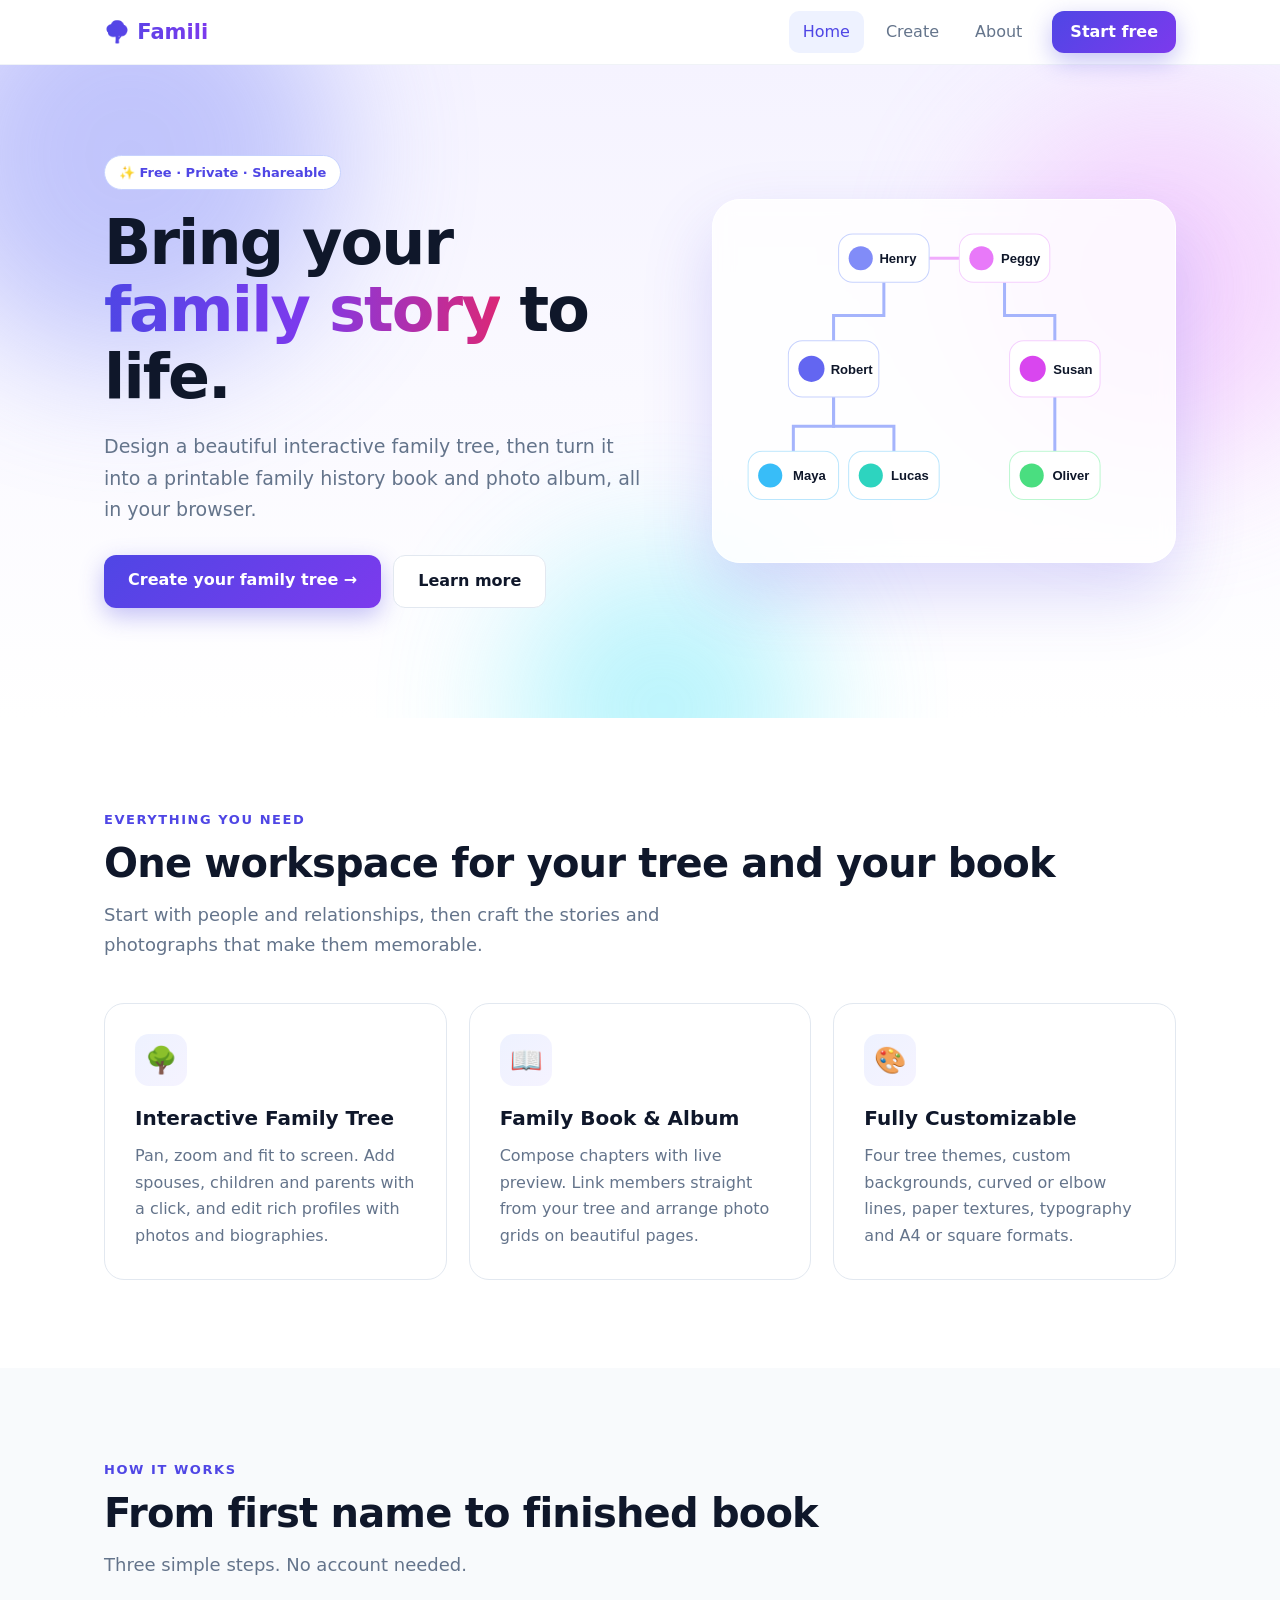
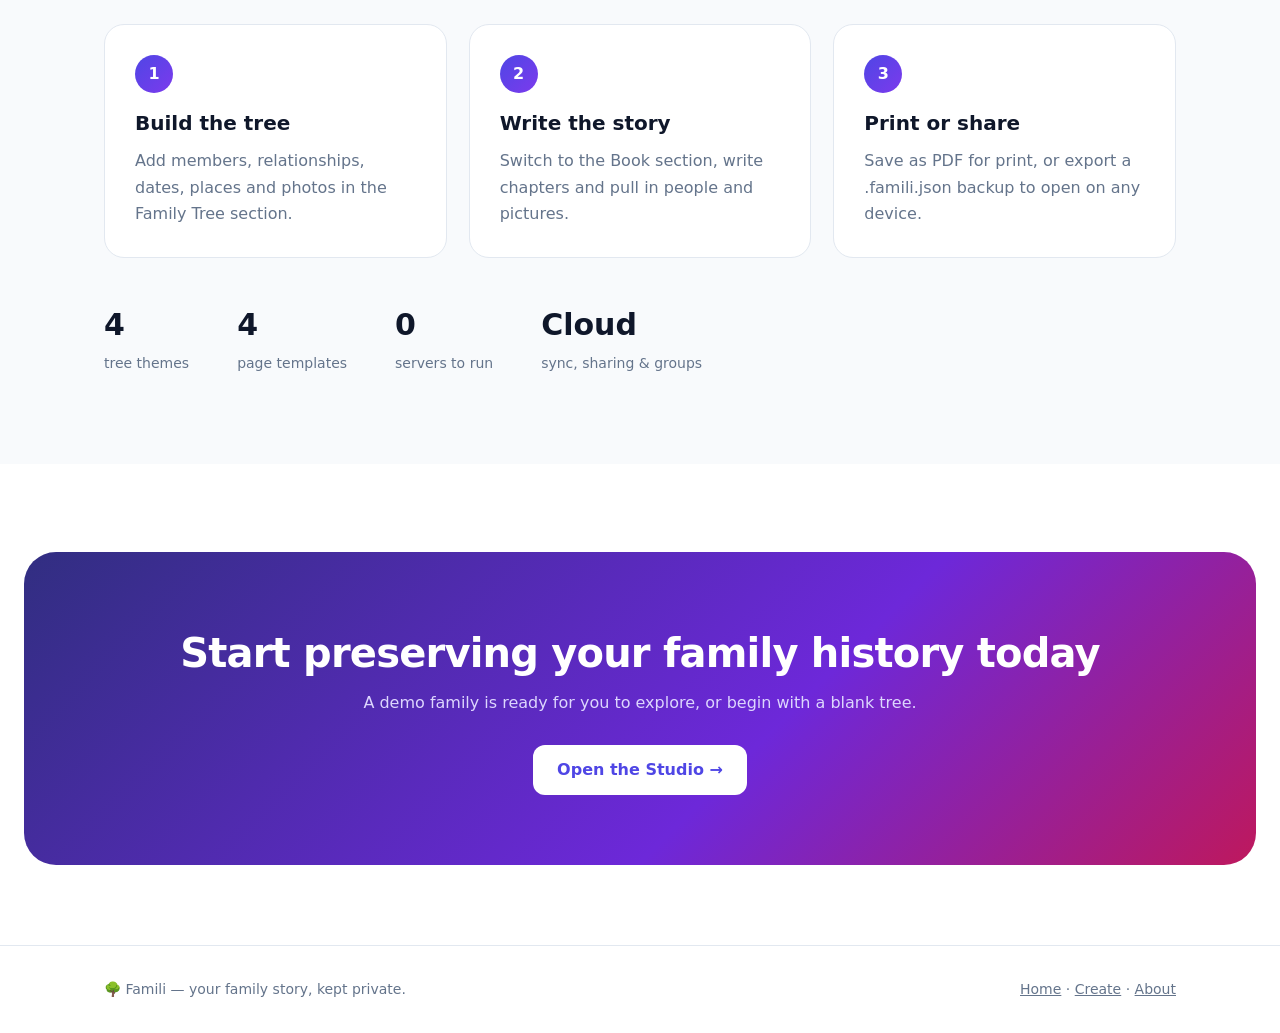
<file: index.html>
<!DOCTYPE html><html lang="en"><head><meta charset="utf-8"><meta name="viewport" content="width=device-width,initial-scale=1"><link rel="icon" href="data:image/svg+xml,%3Csvg xmlns=%27http://www.w3.org/2000/svg%27 viewBox=%270 0 100 100%27%3E%3Ctext y=%27.9em%27 font-size=%2790%27%3E🌳%3C/text%3E%3C/svg%3E"><link rel="stylesheet" href="./site.css"><title>Famili — Build your family tree & family book</title></head><body>
<nav class="site"><div class="wrap"><a class="logo" href="./index.html">🌳 Famili</a><a class="l on" href="./index.html">Home</a><a class="l" href="./create.html">Create</a><a class="l" href="./about.html">About</a><a class="btn p" style="padding:8px 18px;margin-left:8px" href="./create.html">Start free</a></div></nav>
<header class="hero"><i class="blob b1"></i><i class="blob b2"></i><i class="blob b3"></i>
<div class="wrap"><div>
<span class="pill">✨ Free · Private · Shareable</span>
<h1>Bring your <span class="grad">family story</span> to life.</h1>
<p class="lead">Design a beautiful interactive family tree, then turn it into a printable family history book and photo album, all in your browser.</p>
<div class="cta"><a class="btn p" href="./create.html">Create your family tree →</a><a class="btn" href="./about.html">Learn more</a></div>
</div>
<div class="vis"><svg viewBox="0 0 420 320" aria-label="Animated family tree illustration">
<path class="ln" d="M150 62V95H100V120"/><path class="ln" d="M270 62V95H320V120"/><path class="ln" style="animation-delay:1.3s" d="M100 176V205H60V230"/><path class="ln" style="animation-delay:1.3s" d="M100 176V205H160V230"/><path class="ln" style="animation-delay:1.5s" d="M320 176V230"/><path class="ln" style="stroke:#f0abfc" d="M195 38H225"/>
<g font-family="Inter,sans-serif" font-size="13" font-weight="600" text-anchor="middle">
<g class="nd" style="animation-delay:.2s"><rect x="105" y="14" width="90" height="48" rx="14" fill="#fff" stroke="#c7d2fe"/><circle cx="127" cy="38" r="12" fill="#818cf8"/><text x="164" y="43" fill="#0f172a">Henry</text></g>
<g class="nd" style="animation-delay:.3s"><rect x="225" y="14" width="90" height="48" rx="14" fill="#fff" stroke="#f5d0fe"/><circle cx="247" cy="38" r="12" fill="#e879f9"/><text x="286" y="43" fill="#0f172a">Peggy</text></g>
<g class="nd" style="animation-delay:.6s"><rect x="55" y="120" width="90" height="56" rx="14" fill="#fff" stroke="#c7d2fe"/><circle cx="78" cy="148" r="13" fill="#6366f1"/><text x="118" y="153" fill="#0f172a">Robert</text></g>
<g class="nd" style="animation-delay:.7s"><rect x="275" y="120" width="90" height="56" rx="14" fill="#fff" stroke="#f5d0fe"/><circle cx="298" cy="148" r="13" fill="#d946ef"/><text x="338" y="153" fill="#0f172a">Susan</text></g>
<g class="nd" style="animation-delay:1s"><rect x="15" y="230" width="90" height="48" rx="14" fill="#fff" stroke="#bae6fd"/><circle cx="37" cy="254" r="12" fill="#38bdf8"/><text x="76" y="259" fill="#0f172a">Maya</text></g>
<g class="nd" style="animation-delay:1.1s"><rect x="115" y="230" width="90" height="48" rx="14" fill="#fff" stroke="#bae6fd"/><circle cx="137" cy="254" r="12" fill="#2dd4bf"/><text x="176" y="259" fill="#0f172a">Lucas</text></g>
<g class="nd" style="animation-delay:1.2s"><rect x="275" y="230" width="90" height="48" rx="14" fill="#fff" stroke="#bbf7d0"/><circle cx="297" cy="254" r="12" fill="#4ade80"/><text x="336" y="259" fill="#0f172a">Oliver</text></g></g></svg></div>
</div></header>
<section><div class="wrap"><div class="rv"><span class="eyebrow">Everything you need</span><h2>One workspace for your tree and your book</h2><p class="sub">Start with people and relationships, then craft the stories and photographs that make them memorable.</p></div>
<div class="grid3">
<div class="card rv"><div class="ico">🌳</div><h3>Interactive Family Tree</h3><p>Pan, zoom and fit to screen. Add spouses, children and parents with a click, and edit rich profiles with photos and biographies.</p></div>
<div class="card rv d1"><div class="ico">📖</div><h3>Family Book &amp; Album</h3><p>Compose chapters with live preview. Link members straight from your tree and arrange photo grids on beautiful pages.</p></div>
<div class="card rv d2"><div class="ico">🎨</div><h3>Fully Customizable</h3><p>Four tree themes, custom backgrounds, curved or elbow lines, paper textures, typography and A4 or square formats.</p></div>
</div></div></section>
<section class="alt"><div class="wrap"><div class="rv"><span class="eyebrow">How it works</span><h2>From first name to finished book</h2><p class="sub">Three simple steps. No account needed.</p></div>
<div class="grid3">
<div class="card step rv"><b>1</b><h3>Build the tree</h3><p>Add members, relationships, dates, places and photos in the Family Tree section.</p></div>
<div class="card step rv d1"><b>2</b><h3>Write the story</h3><p>Switch to the Book section, write chapters and pull in people and pictures.</p></div>
<div class="card step rv d2"><b>3</b><h3>Print or share</h3><p>Save as PDF for print, or export a .famili.json backup to open on any device.</p></div></div>
<div class="stats rv"><div><b>4</b><span>tree themes</span></div><div><b>4</b><span>page templates</span></div><div><b>0</b><span>servers to run</span></div><div><b>Cloud</b><span>sync, sharing &amp; groups</span></div></div>
</div></section>
<section style="padding-bottom:0"><div class="band rv"><h2>Start preserving your family history today</h2><p>A demo family is ready for you to explore, or begin with a blank tree.</p><a class="btn" href="./create.html">Open the Studio →</a></div></section>
<footer><div class="wrap"><span>🌳 Famili — your family story, kept private.</span><span><a href="./index.html">Home</a> · <a href="./create.html">Create</a> · <a href="./about.html">About</a></span></div></footer><script src="./site.js"></script></body></html>
</file>
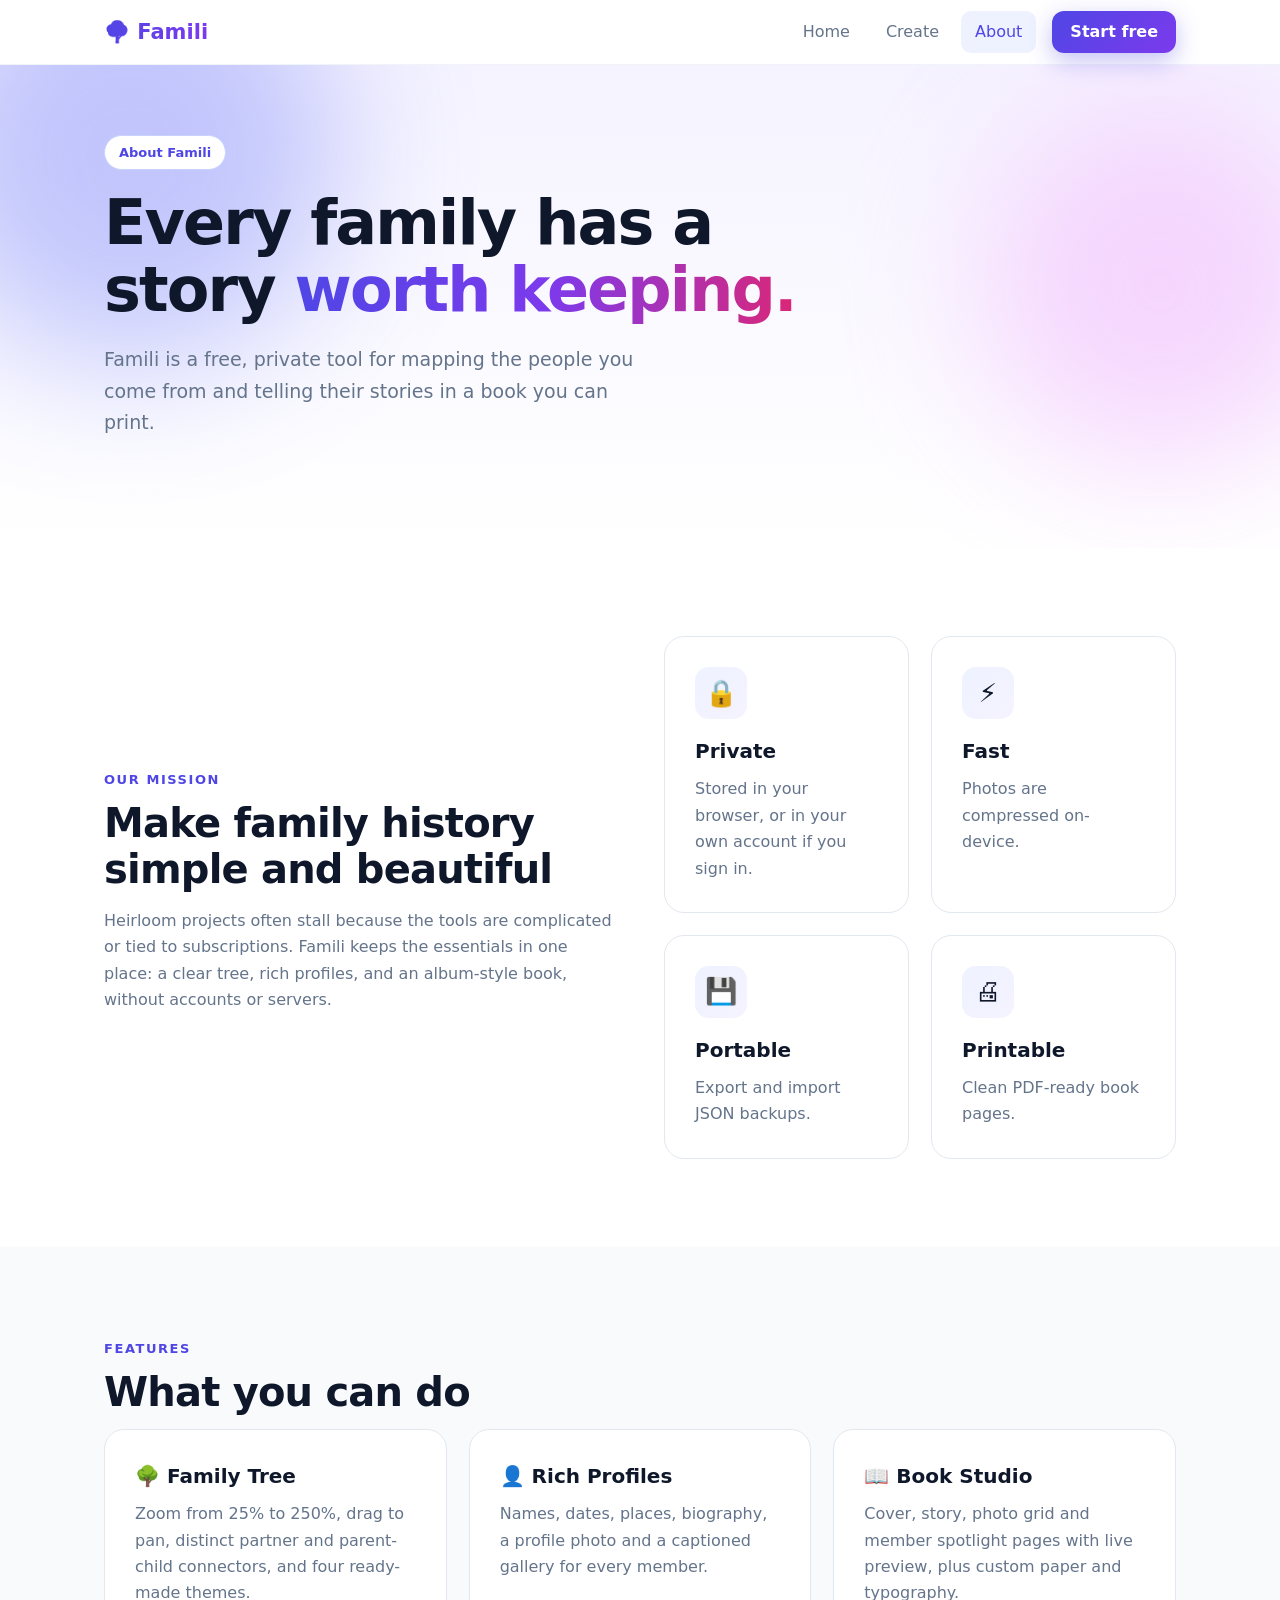
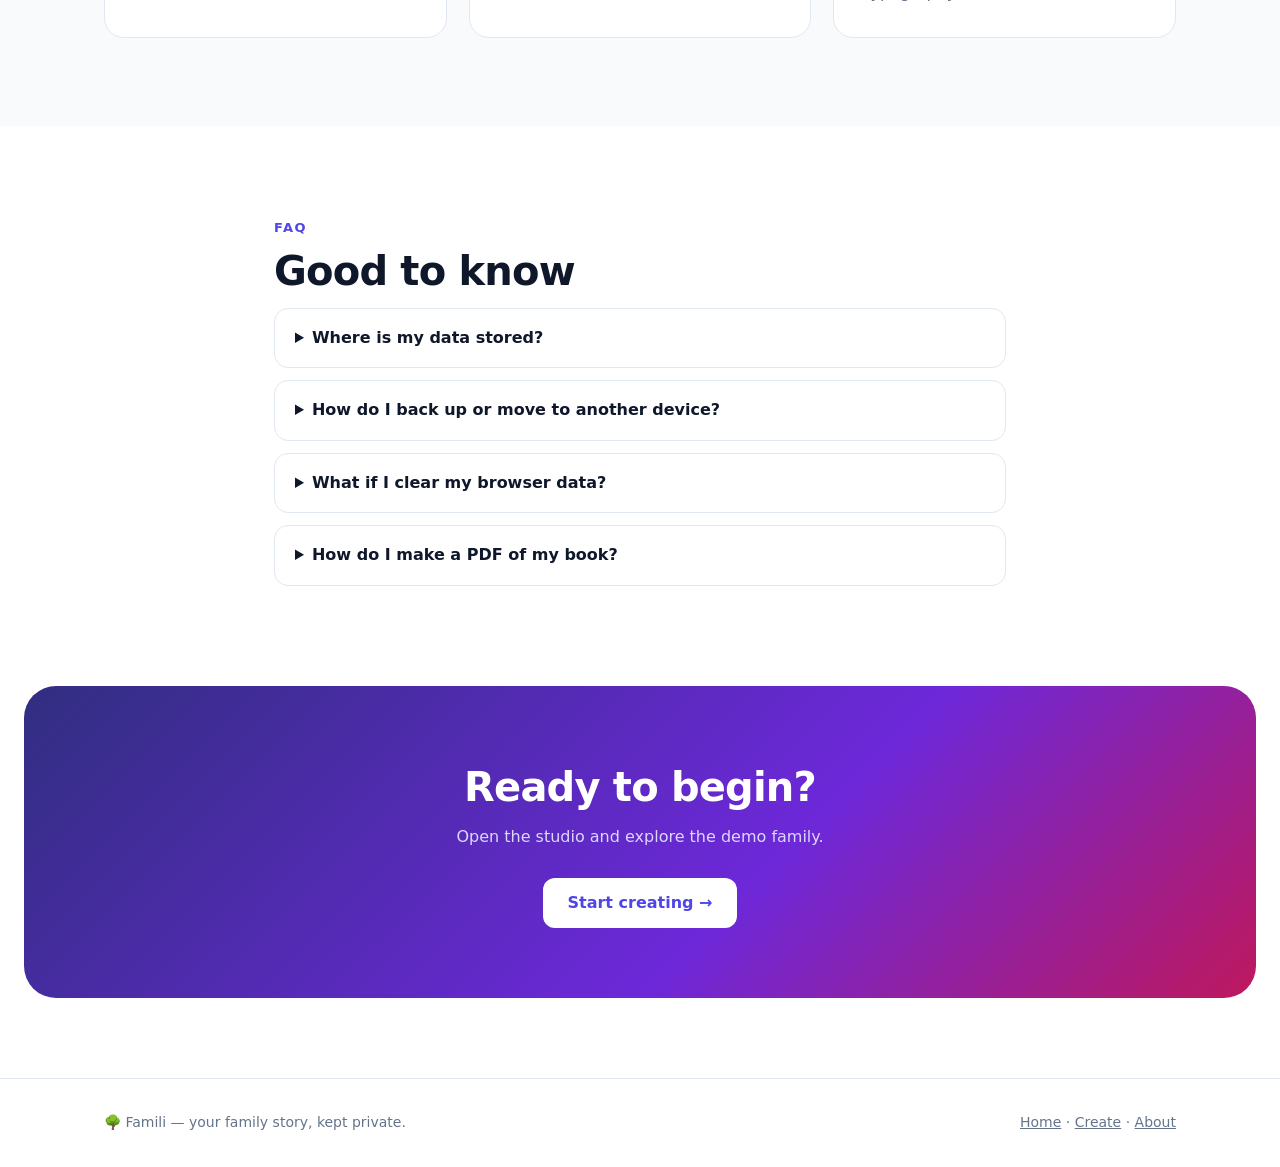
<file: about.html>
<!DOCTYPE html><html lang="en"><head><meta charset="utf-8"><meta name="viewport" content="width=device-width,initial-scale=1"><link rel="icon" href="data:image/svg+xml,%3Csvg xmlns=%27http://www.w3.org/2000/svg%27 viewBox=%270 0 100 100%27%3E%3Ctext y=%27.9em%27 font-size=%2790%27%3E🌳%3C/text%3E%3C/svg%3E"><link rel="stylesheet" href="./site.css"><title>About — Famili</title></head><body>
<nav class="site"><div class="wrap"><a class="logo" href="./index.html">🌳 Famili</a><a class="l" href="./index.html">Home</a><a class="l" href="./create.html">Create</a><a class="l on" href="./about.html">About</a><a class="btn p" style="padding:8px 18px;margin-left:8px" href="./create.html">Start free</a></div></nav>
<header class="hero" style="padding:70px 0 80px"><i class="blob b1"></i><i class="blob b2"></i>
<div class="wrap" style="grid-template-columns:1fr"><div style="max-width:760px"><span class="pill">About Famili</span>
<h1>Every family has a story <span class="grad">worth keeping.</span></h1>
<p class="lead">Famili is a free, private tool for mapping the people you come from and telling their stories in a book you can print.</p></div></div></header>
<section><div class="wrap two"><div class="rv"><span class="eyebrow">Our mission</span><h2>Make family history simple and beautiful</h2>
<p style="color:var(--mute)">Heirloom projects often stall because the tools are complicated or tied to subscriptions. Famili keeps the essentials in one place: a clear tree, rich profiles, and an album-style book, without accounts or servers.</p></div>
<div class="grid3 rv d1" style="grid-template-columns:1fr 1fr"><div class="card"><div class="ico">🔒</div><h3>Private</h3><p>Stored in your browser, or in your own account if you sign in.</p></div><div class="card"><div class="ico">⚡</div><h3>Fast</h3><p>Photos are compressed on-device.</p></div><div class="card"><div class="ico">💾</div><h3>Portable</h3><p>Export and import JSON backups.</p></div><div class="card"><div class="ico">🖨</div><h3>Printable</h3><p>Clean PDF-ready book pages.</p></div></div></div></section>
<section class="alt"><div class="wrap"><div class="rv"><span class="eyebrow">Features</span><h2>What you can do</h2></div>
<div class="grid3"><div class="card rv"><h3>🌳 Family Tree</h3><p>Zoom from 25% to 250%, drag to pan, distinct partner and parent-child connectors, and four ready-made themes.</p></div>
<div class="card rv d1"><h3>👤 Rich Profiles</h3><p>Names, dates, places, biography, a profile photo and a captioned gallery for every member.</p></div>
<div class="card rv d2"><h3>📖 Book Studio</h3><p>Cover, story, photo grid and member spotlight pages with live preview, plus custom paper and typography.</p></div></div></div></section>
<section><div class="wrap" style="max-width:780px"><div class="rv"><span class="eyebrow">FAQ</span><h2>Good to know</h2></div>
<details class="rv"><summary>Where is my data stored?</summary><p>As a guest, in your own browser (localStorage and IndexedDB). If you sign in, projects you save to the cloud are stored in your account and visible only to you and the people or groups you share them with.</p></details>
<details class="rv"><summary>How do I back up or move to another device?</summary><p>Sign in and save to the cloud, or open Create and use Export JSON to download a .famili.json file, then Import JSON on the other device.</p></details>
<details class="rv"><summary>What if I clear my browser data?</summary><p>The local copy is erased, so export a backup regularly to stay safe.</p></details>
<details class="rv"><summary>How do I make a PDF of my book?</summary><p>In the Book section press Print / Save as PDF and choose "Save as PDF" as the destination.</p></details></div></section>
<section style="padding-top:0;padding-bottom:0"><div class="band rv"><h2>Ready to begin?</h2><p>Open the studio and explore the demo family.</p><a class="btn" href="./create.html">Start creating →</a></div></section>
<footer><div class="wrap"><span>🌳 Famili — your family story, kept private.</span><span><a href="./index.html">Home</a> · <a href="./create.html">Create</a> · <a href="./about.html">About</a></span></div></footer><script src="./site.js"></script></body></html>
</file>
<file: site.css>
:root{--brand:#4f46e5;--brand2:#7c3aed;--ink:#0f172a;--mute:#64748b;--bd:#e2e8f0;--ease:cubic-bezier(.22,1,.36,1)}
*{box-sizing:border-box}html{scroll-behavior:smooth}
body{margin:0;font:16px/1.65 Inter,'Segoe UI',system-ui,-apple-system,sans-serif;color:var(--ink);background:#fff;overflow-x:hidden}
a{color:inherit}
.wrap{max-width:1120px;margin:0 auto;padding:0 24px}
nav.site{position:sticky;top:0;z-index:50;background:#ffffffcc;backdrop-filter:saturate(1.6) blur(14px);border-bottom:1px solid #e2e8f080}
nav.site .wrap{display:flex;align-items:center;height:64px;gap:8px}
.logo{font-weight:800;font-size:21px;text-decoration:none;background:linear-gradient(90deg,var(--brand),var(--brand2));-webkit-background-clip:text;background-clip:text;color:transparent;margin-right:auto}
nav.site a.l{padding:8px 14px;border-radius:10px;text-decoration:none;color:var(--mute);font-weight:500;transition:.2s}
nav.site a.l:hover{color:var(--ink);background:#f1f5f9}nav.site a.l.on{color:var(--brand);background:#eef2ff}
.btn{display:inline-block;padding:12px 24px;border-radius:12px;font-weight:600;text-decoration:none;transition:all .3s var(--ease);border:1px solid var(--bd);background:#fff}
.btn:hover{transform:translateY(-2px);box-shadow:0 8px 20px #0f172a1a}
.btn.p{background:linear-gradient(135deg,var(--brand),var(--brand2));color:#fff;border:0;box-shadow:0 8px 24px #4f46e555}
.btn.p:hover{box-shadow:0 12px 30px #4f46e588}
.hero{position:relative;padding:90px 0 110px;overflow:hidden;background:linear-gradient(180deg,#f5f3ff,#fff)}
.blob{position:absolute;border-radius:50%;filter:blur(70px);opacity:.45;animation:float 12s ease-in-out infinite}
.b1{width:420px;height:420px;background:#818cf8;top:-120px;left:-80px}.b2{width:360px;height:360px;background:#f0abfc;right:-60px;top:40px;animation-delay:-4s}.b3{width:300px;height:300px;background:#67e8f9;bottom:-140px;left:40%;animation-delay:-8s}
@keyframes float{50%{transform:translate(30px,-26px) scale(1.08)}}
.hero .wrap{position:relative;display:grid;grid-template-columns:1.1fr .9fr;gap:40px;align-items:center}
.pill{display:inline-block;padding:6px 14px;border-radius:99px;background:#fff;border:1px solid #c7d2fe;color:var(--brand);font-size:13px;font-weight:600;margin-bottom:20px}
h1{font-size:clamp(38px,5.4vw,62px);line-height:1.08;margin:0 0 20px;letter-spacing:-.03em}
.grad{background:linear-gradient(90deg,var(--brand),var(--brand2),#db2777);-webkit-background-clip:text;background-clip:text;color:transparent}
.lead{font-size:19px;color:var(--mute);max-width:540px;margin:0 0 30px}
.cta{display:flex;gap:12px;flex-wrap:wrap}
.vis{background:#fffc;border:1px solid #fff;border-radius:28px;padding:20px;box-shadow:0 30px 70px #4f46e533;backdrop-filter:blur(10px);animation:float 9s ease-in-out infinite}
.vis svg{width:100%;display:block}
.vis .ln{fill:none;stroke:#a5b4fc;stroke-width:3;stroke-dasharray:200;stroke-dashoffset:200;animation:draw 1.2s .9s var(--ease) forwards}
.vis .nd{transform-box:fill-box;transform-origin:center;animation:pop .6s var(--ease) both}
@keyframes draw{to{stroke-dashoffset:0}}
@keyframes pop{from{opacity:0;transform:scale(0)}to{opacity:1;transform:none}}
section{padding:88px 0}.alt{background:#f8fafc}
.eyebrow{color:var(--brand);font-weight:700;font-size:13px;letter-spacing:.12em;text-transform:uppercase}
h2{font-size:clamp(28px,3.6vw,40px);line-height:1.15;margin:8px 0 14px;letter-spacing:-.02em}
.sub{color:var(--mute);max-width:620px;margin:0 0 44px;font-size:18px}
.grid3{display:grid;grid-template-columns:repeat(auto-fit,minmax(260px,1fr));gap:22px}
.card{background:#fff;border:1px solid var(--bd);border-radius:20px;padding:30px;transition:all .4s var(--ease)}
.card:hover{transform:translateY(-6px);box-shadow:0 20px 44px #4f46e51f;border-color:#c7d2fe}
.ico{width:52px;height:52px;border-radius:14px;display:grid;place-items:center;font-size:26px;background:linear-gradient(135deg,#eef2ff,#f5f3ff);margin-bottom:16px}
.card h3{margin:0 0 8px;font-size:20px}.card p{margin:0;color:var(--mute)}
.step b{display:inline-grid;place-items:center;width:38px;height:38px;border-radius:50%;background:linear-gradient(135deg,var(--brand),var(--brand2));color:#fff;margin-bottom:14px}
.band{margin:0 24px 80px;border-radius:32px;padding:70px 24px;text-align:center;color:#fff;background:linear-gradient(135deg,#312e81,#6d28d9 60%,#be185d);position:relative;overflow:hidden}
.band h2{color:#fff}.band p{color:#ddd6fe;max-width:560px;margin:0 auto 28px}.band .btn{background:#fff;color:var(--brand);border:0}
.stats{display:flex;gap:48px;flex-wrap:wrap;margin-top:42px}.stats b{display:block;font-size:30px;color:var(--ink)}.stats span{color:var(--mute);font-size:14px}
details{border:1px solid var(--bd);border-radius:14px;padding:16px 20px;margin-bottom:12px;background:#fff;transition:.3s}
details[open]{border-color:#c7d2fe;box-shadow:0 8px 24px #4f46e514}summary{cursor:pointer;font-weight:600}details p{color:var(--mute);margin:10px 0 0}
.two{display:grid;grid-template-columns:1fr 1fr;gap:48px;align-items:center}
footer{border-top:1px solid var(--bd);padding:32px 0;color:var(--mute);font-size:14px}footer .wrap{display:flex;justify-content:space-between;flex-wrap:wrap;gap:12px}
.rv{opacity:0;transform:translateY(28px);transition:opacity .8s var(--ease),transform .8s var(--ease)}.rv.in{opacity:1;transform:none}
.d1{transition-delay:.1s}.d2{transition-delay:.2s}.d3{transition-delay:.3s}
.hero .wrap>div:first-child>*{animation:up .8s var(--ease) both}.hero .wrap>div:first-child>*:nth-child(2){animation-delay:.1s}.hero .wrap>div:first-child>*:nth-child(3){animation-delay:.2s}.hero .wrap>div:first-child>*:nth-child(4){animation-delay:.3s}
@keyframes up{from{opacity:0;transform:translateY(24px)}to{opacity:1;transform:none}}
@media(max-width:860px){.hero .wrap,.two{grid-template-columns:1fr}.hero{padding:60px 0 70px}section{padding:60px 0}nav.site a.l{padding:8px 9px}}
@media(prefers-reduced-motion:reduce){*{animation:none!important;transition:none!important}.rv{opacity:1;transform:none}}
</file>
